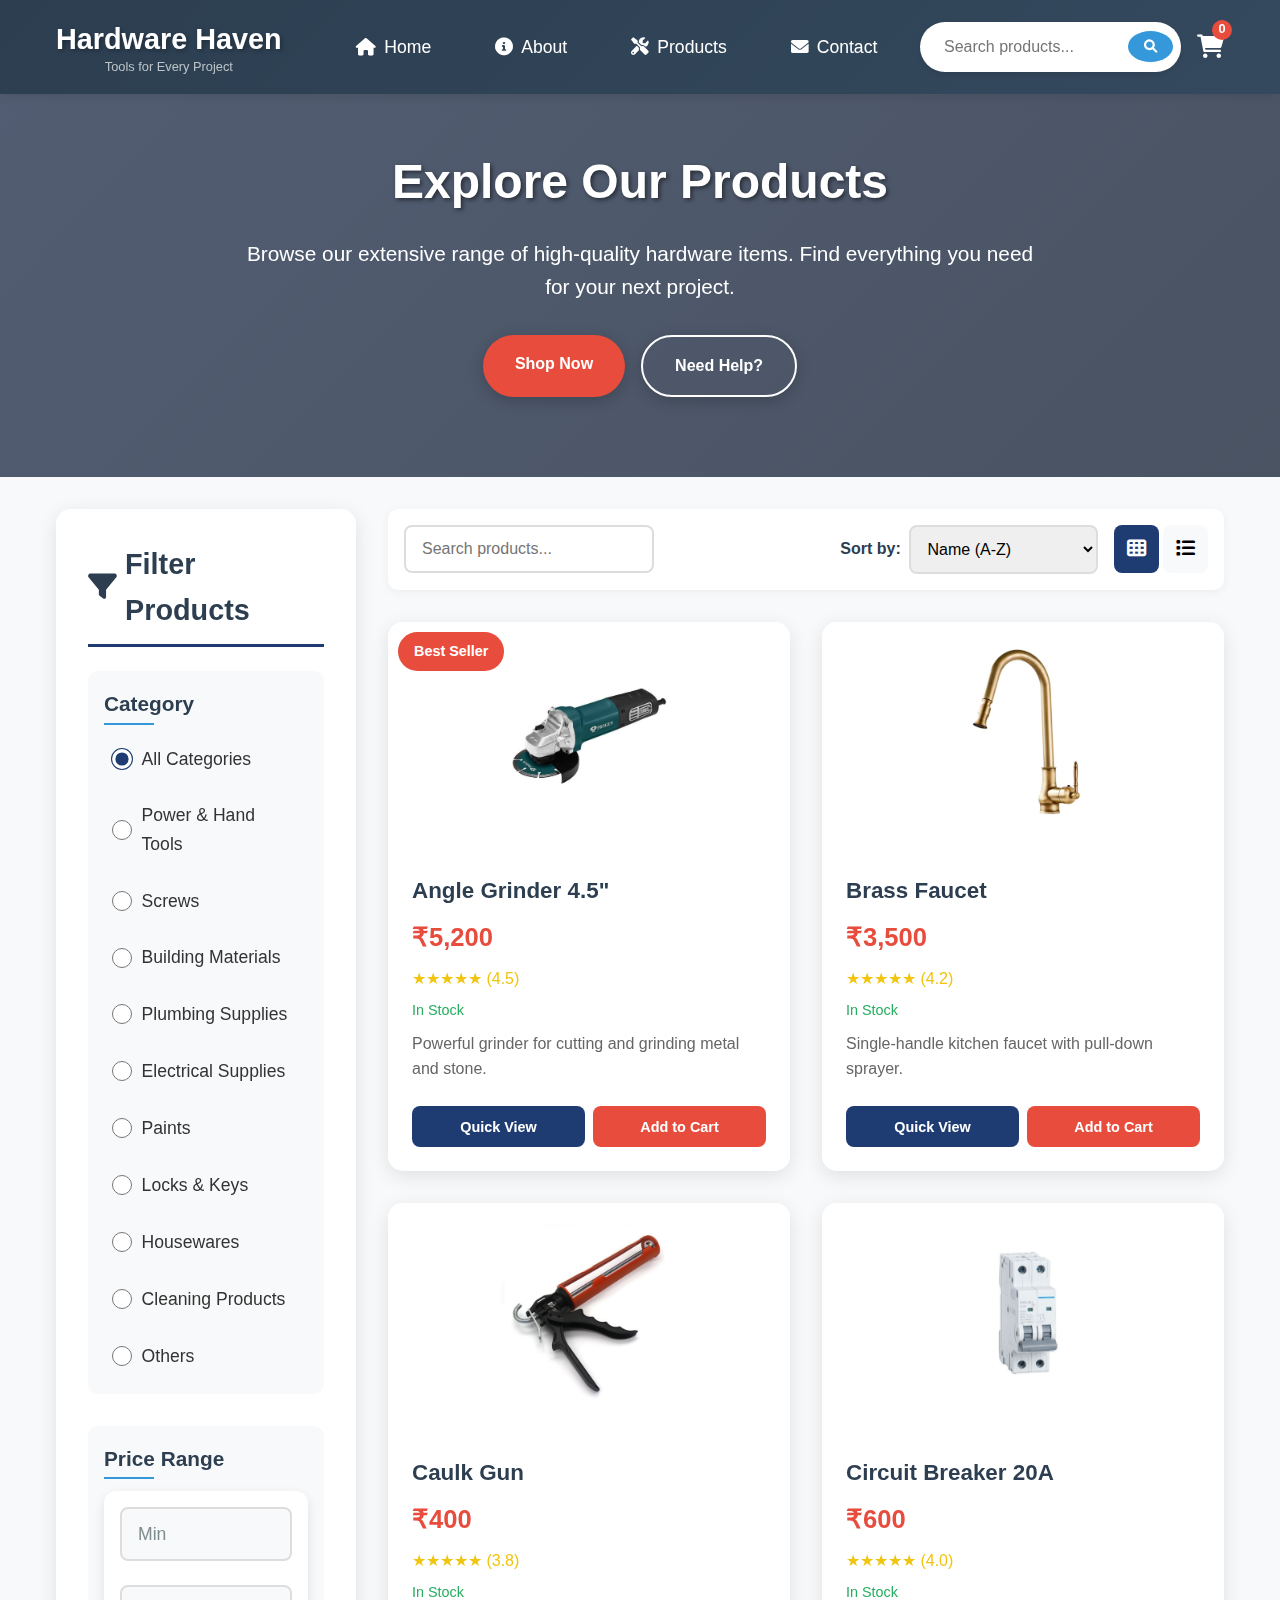
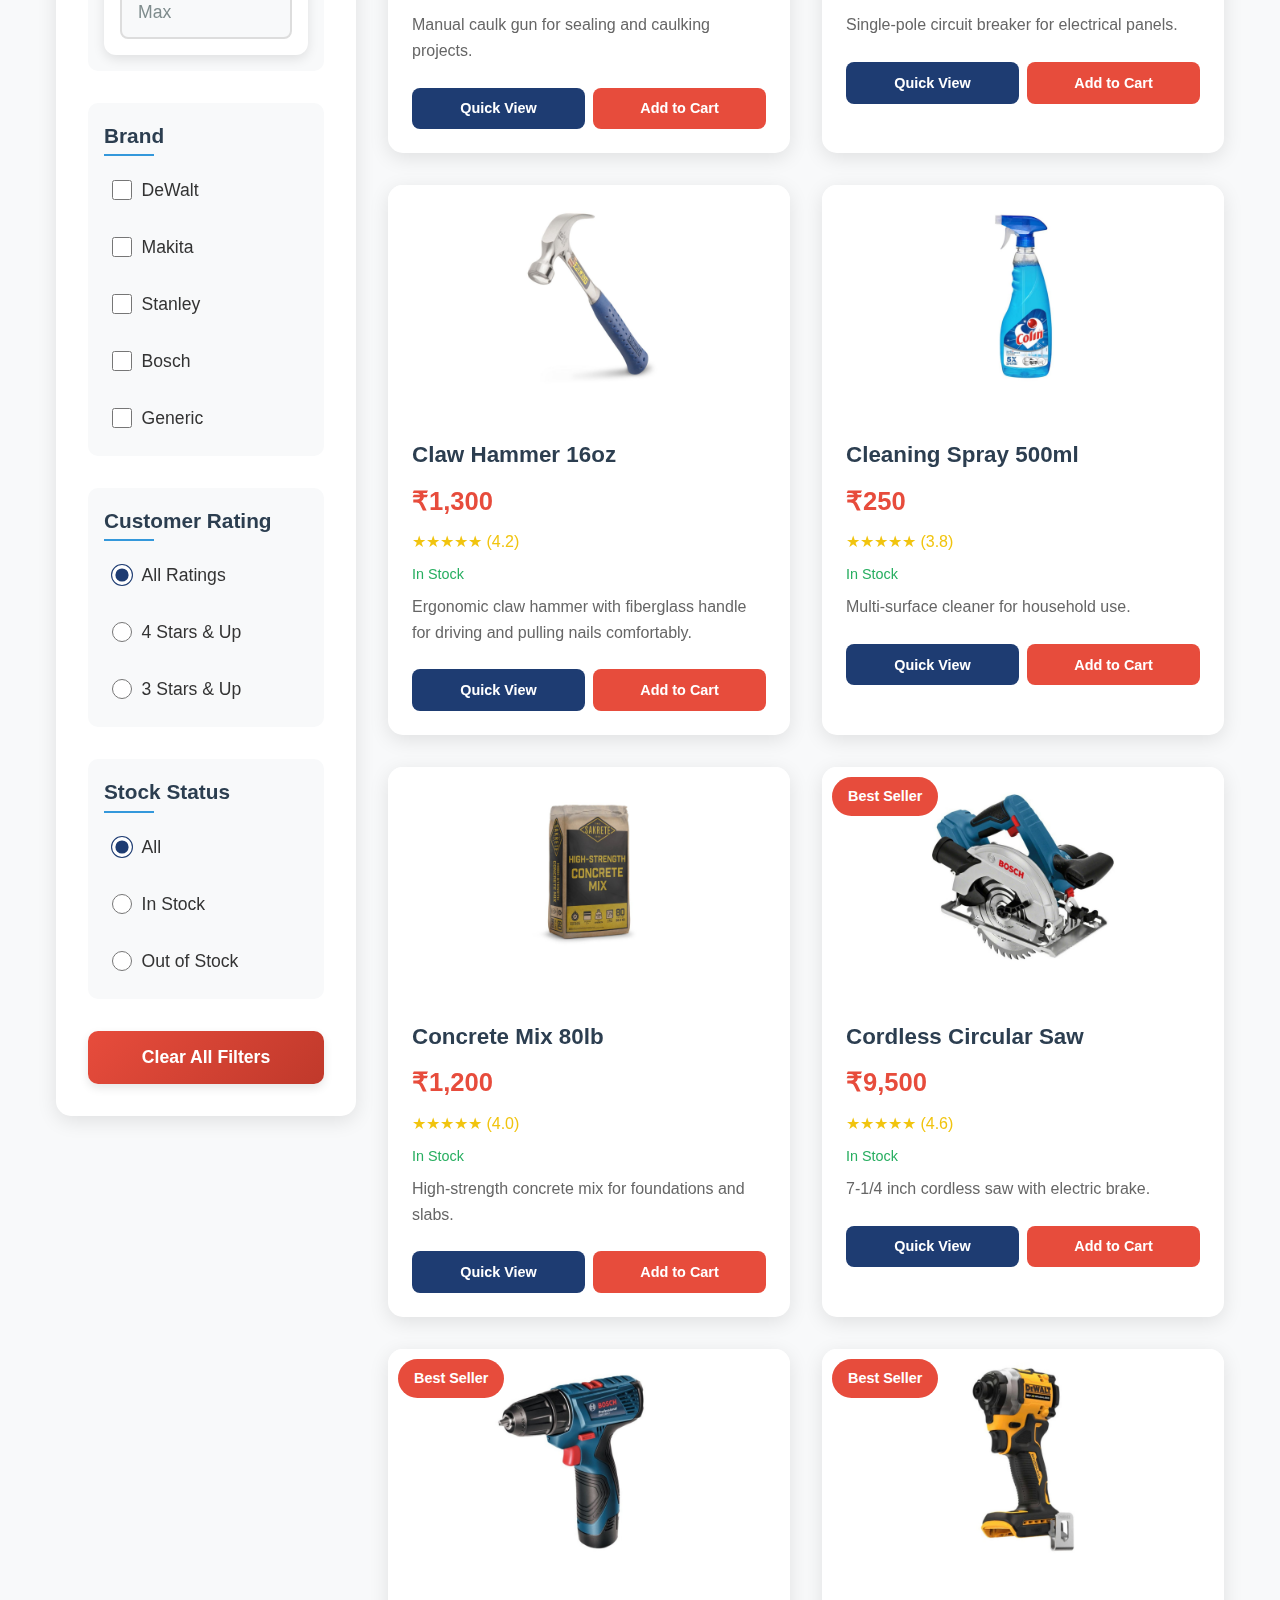
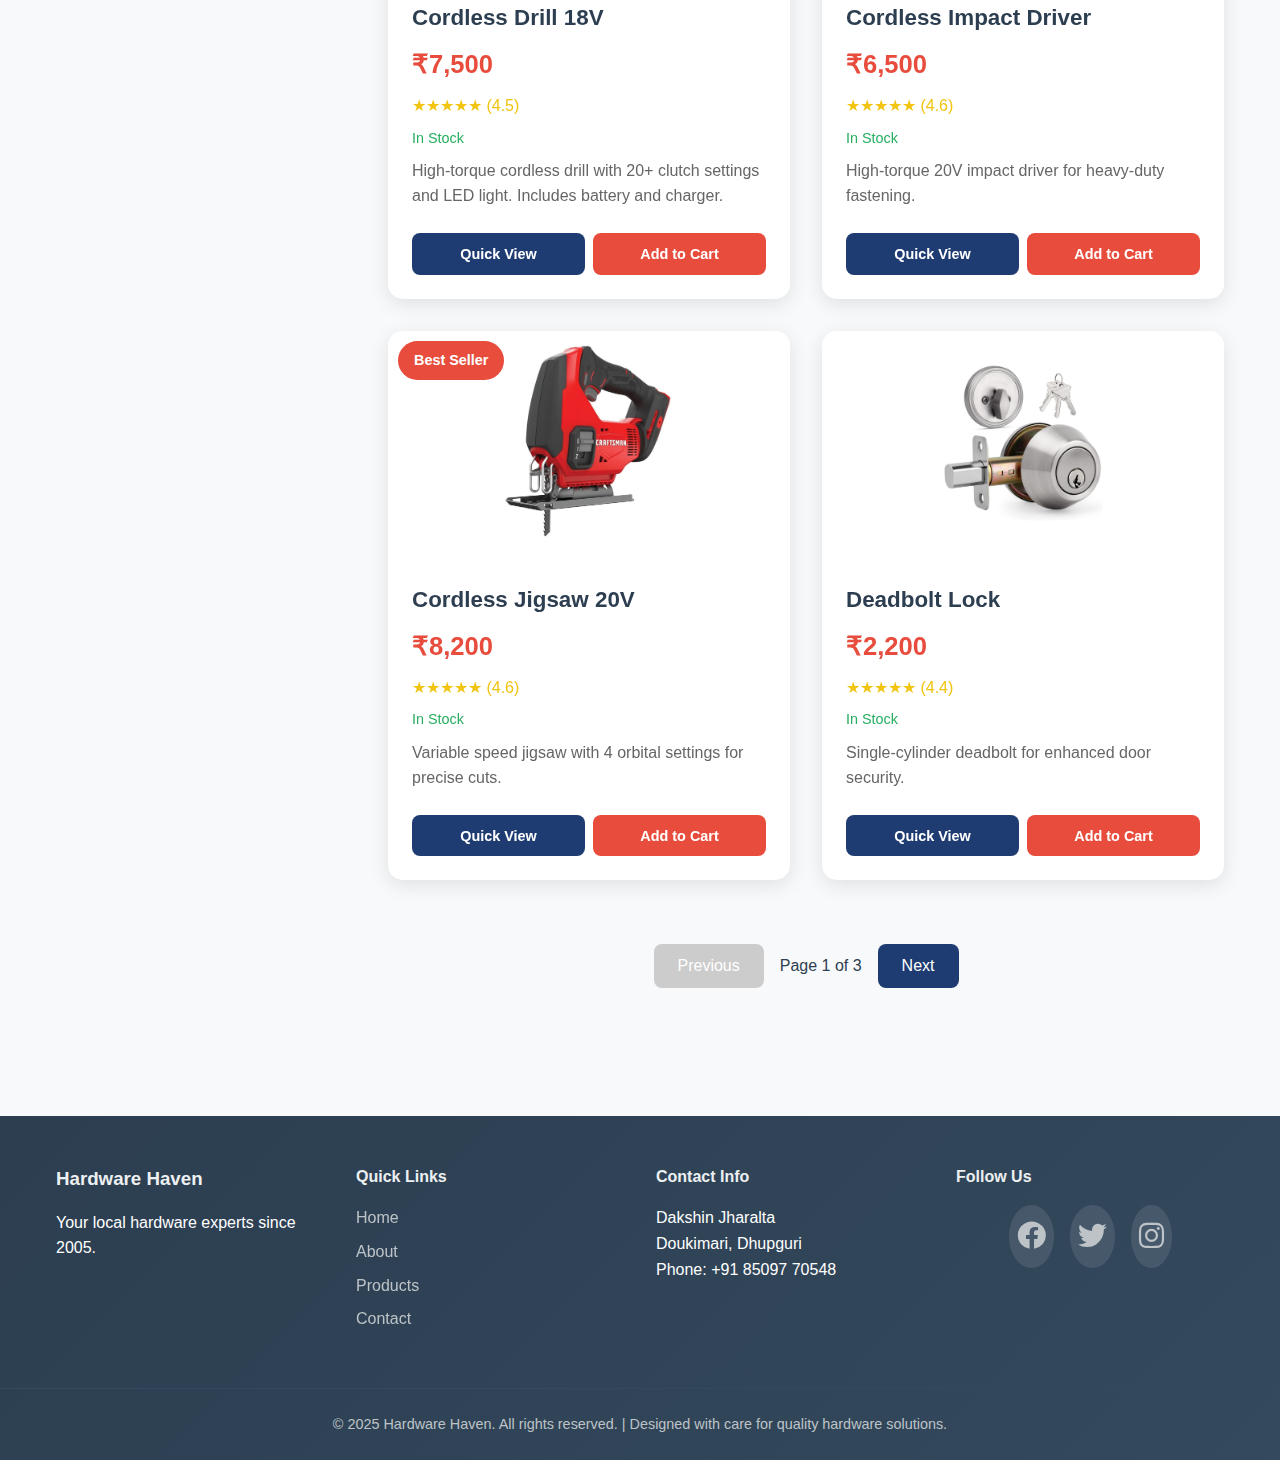
<file: products.html>
<!DOCTYPE html>
<html lang="en">
<head>
    <meta charset="UTF-8">
    <meta name="viewport" content="width=device-width, initial-scale=1.0">
    <title>Products - Hardware Haven</title>
    <link rel="stylesheet" href="products-styles.css">
    <link rel="stylesheet" href="https://cdnjs.cloudflare.com/ajax/libs/font-awesome/6.0.0/css/all.min.css">
    
</head>
<body>
    <!-- Header (Matching index.php/about.php) -->
    <header>
        <nav class="navbar">
            <div class="nav-container">
                <div class="logo-section">
                    <h1 class="logo">Hardware Haven</h1>
                    <span class="tagline">Tools for Every Project</span>
                </div>
                <ul class="nav-menu">
                    <li><a href="index.html"><i class="fas fa-home"></i> Home</a></li>
                    <li><a href="about.html"><i class="fas fa-info-circle"></i> About</a></li>
                    <li><a href="products.html"><i class="fas fa-tools"></i> Products</a></li>
                    <li><a href="contact.html"><i class="fas fa-envelope"></i> Contact</a></li>
                </ul>
                <div class="nav-icons">
                    <div class="search-bar">
                        <input type="text" id="search-input" placeholder="Search products...">
                        <button><i class="fas fa-search"></i></button> <!-- Remove onclick attribute -->
                    </div>
                    <a href="#" class="cart-icon" onclick="toggleCart()">
                        <i class="fas fa-shopping-cart"></i>
                        <span class="cart-count" id="cart-count">0</span>
                    </a>
                </div>
                <div class="hamburger">
                    <span></span>
                    <span></span>
                    <span></span>
                </div>
            </div>
        </nav>
    </header>

    <main class="products">
        <section class="hero">
            
            <div class="hero-content">
                <h2>Explore Our Products</h2>
                <p>Browse our extensive range of high-quality hardware items. Find everything you need for your next project.</p>
                <div class="hero-buttons">
                    <a href="#products-grid" class="cta-button primary">Shop Now</a>
                    <a href="contact.html" class="cta-button secondary">Need Help?</a>
                </div>
            </div>
        </section>

        <section class="container products-container">
            <div class="products-layout">
                <!-- Enhanced Sidebar for Filters -->
                <aside class="products-sidebar">
                    <h3><i class="fas fa-filter"></i> Filter Products</h3>
                    <div class="filter-group">
                        <h4>Category</h4>
                        <div class="filter-options">
                            <label class="filter-label"><input type="radio" name="category" value="all" checked onchange="applyFilters()"> All Categories</label>
                            <label class="filter-label"><input type="radio" name="category" value="tools" onchange="applyFilters()"> Power & Hand Tools</label>
                            <label class="filter-label"><input type="radio" name="category" value="screws" onchange="applyFilters()"> Screws</label>
                            <label class="filter-label"><input type="radio" name="category" value="building" onchange="applyFilters()"> Building Materials</label>
                            <label class="filter-label"><input type="radio" name="category" value="plumbing" onchange="applyFilters()"> Plumbing Supplies</label>
                            <label class="filter-label"><input type="radio" name="category" value="electrical" onchange="applyFilters()"> Electrical Supplies</label>
                            <label class="filter-label"><input type="radio" name="category" value="paints" onchange="applyFilters()"> Paints</label>
                            <label class="filter-label"><input type="radio" name="category" value="locks" onchange="applyFilters()"> Locks & Keys</label>
                            <label class="filter-label"><input type="radio" name="category" value="housewares" onchange="applyFilters()"> Housewares</label>
                            <label class="filter-label"><input type="radio" name="category" value="cleaning" onchange="applyFilters()"> Cleaning Products</label>
                            <label class="filter-label"><input type="radio" name="category" value="others" onchange="applyFilters()"> Others</label>
                        </div>
                    </div>
                    <div class="filter-group">
                        <h4>Price Range</h4>
                        <div class="price-range">
                            <input type="number" id="price-min" placeholder="Min" min="0" onchange="applyFilters()">
                            <input type="number" id="price-max" placeholder="Max" min="0" onchange="applyFilters()">
                        </div>
                    </div>
                    <div class="filter-group">
                        <h4>Brand</h4>
                        <div class="filter-options">
                            <label class="filter-label"><input type="checkbox" name="brand" value="dewalt" onchange="applyFilters()"> DeWalt</label>
                            <label class="filter-label"><input type="checkbox" name="brand" value="makita" onchange="applyFilters()"> Makita</label>
                            <label class="filter-label"><input type="checkbox" name="brand" value="stanley" onchange="applyFilters()"> Stanley</label>
                            <label class="filter-label"><input type="checkbox" name="brand" value="bosch" onchange="applyFilters()"> Bosch</label>
                            <label class="filter-label"><input type="checkbox" name="brand" value="generic" onchange="applyFilters()"> Generic</label>
                        </div>
                    </div>
                    <div class="filter-group">
                        <h4>Customer Rating</h4>
                        <div class="filter-options">
                            <label class="filter-label"><input type="radio" name="rating" value="0" checked onchange="applyFilters()"> All Ratings</label>
                            <label class="filter-label"><input type="radio" name="rating" value="4" onchange="applyFilters()"> 4 Stars & Up</label>
                            <label class="filter-label"><input type="radio" name="rating" value="3" onchange="applyFilters()"> 3 Stars & Up</label>
                        </div>
                    </div>
                    <div class="filter-group">
                        <h4>Stock Status</h4>
                        <div class="stock-status">
                            <label class="filter-label"><input type="radio" name="stock" value="all" checked onchange="applyFilters()"> All</label>
                            <label class="filter-label"><input type="radio" name="stock" value="in-stock" onchange="applyFilters()"> In Stock</label>
                            <label class="filter-label"><input type="radio" name="stock" value="out-of-stock" onchange="applyFilters()"> Out of Stock</label>
                        </div>
                    </div>
                    <button class="clear-filters-btn" onclick="clearFilters()">Clear All Filters</button>
                </aside>

                <!-- Main Products Area -->
                <div class="products-main">
                    <div class="products-controls">
                        <div class="search-controls">
                            <input type="text" id="products-search" placeholder="Search products..." oninput="performSearch()">
                        </div>
                        <div class="sort-view-controls">
                            <div class="sort-options">
                                <label>Sort by:</label>
                                <select id="sort-select" onchange="applySort()">
                                    <option value="name-asc">Name (A-Z)</option>
                                    <option value="name-desc">Name (Z-A)</option>
                                    <option value="price-low">Price: Low to High</option>
                                    <option value="price-high">Price: High to Low</option>
                                    <option value="rating-high">Rating: High to Low</option>
                                </select>
                            </div>
                            <div class="view-toggle">
                                <button id="grid-view" class="active" onclick="toggleView('grid')"><i class="fas fa-th"></i></button>
                                <button id="list-view" onclick="toggleView('list')"><i class="fas fa-list"></i></button>
                            </div>
                        </div>
                    </div>

                    <div id="products-grid" class="product-grid">
                        <!-- 35 Products -->
                        <div class="product-card" data-product-id="101" data-name="Cordless Drill 18V" data-price="7500" data-category="tools" data-brand="dewalt" data-rating="4.5" data-stock="in-stock">
                            <img src="images/drill.jpg" alt="Cordless Drill">
                            <div class="product-badge">Best Seller</div>
                            <div class="product-info">
                                <h4>Cordless Drill 18V</h4>
                                <p class="price">₹7,500</p>
                                <p class="rating">★★★★★ (4.5)</p>
                                <p class="stock-status">In Stock</p>
                                <p>High-torque cordless drill with 20+ clutch settings and LED light. Includes battery and charger.</p>
                                <div class="product-actions">
                                    <button class="quick-view-btn" onclick="openModal('Cordless Drill 18V', 'Versatile power tool for drilling and driving. Includes 2 batteries and charger.', 'images/drill.jpg', 7500, 101)">Quick View</button>
                                    <button class="add-to-cart-btn" onclick="addToCart(101)">Add to Cart</button>
                                </div>
                            </div>
                        </div>
                        <div class="product-card" data-product-id="102" data-name="Claw Hammer 16oz" data-price="1300" data-category="tools" data-brand="stanley" data-rating="4.2" data-stock="in-stock">
                            <img src="images/hammer.jpg" alt="Claw Hammer">
                            <div class="product-info">
                                <h4>Claw Hammer 16oz</h4>
                                <p class="price">₹1,300</p>
                                <p class="rating">★★★★★ (4.2)</p>
                                <p class="stock-status">In Stock</p>
                                <p>Ergonomic claw hammer with fiberglass handle for driving and pulling nails comfortably.</p>
                                <div class="product-actions">
                                    <button class="quick-view-btn" onclick="openModal('Claw Hammer 16oz', 'Essential hand tool for carpentry with shock-absorbing handle.', 'images/hammer.jpg', 1300, 102)">Quick View</button>
                                    <button class="add-to-cart-btn" onclick="addToCart(102)">Add to Cart</button>
                                </div>
                            </div>
                        </div>
                        <div class="product-card" data-product-id="103" data-name="Wood Screw #8 x 2\"" data-price="120" data-category="screws" data-brand="generic" data-rating="3.8" data-stock="in-stock">
                            <img src="images/screw1.jpg" alt="Wood Screw">
                            <div class="product-info">
                                <h4>Wood Screw #8 x 2"</h4>
                                <p class="price">₹120</p>
                                <p class="rating">★★★★★ (3.8)</p>
                                <p class="stock-status">In Stock</p>
                                <p>Durable wood screws ideal for carpentry and furniture assembly projects. Pack of 100.</p>
                                <div class="product-actions">
                                    <button class="quick-view-btn" onclick="openModal('Wood Screw #8 x 2 inch', 'Zinc-coated for rust resistance. Pack of 100.', 'images/screw1.jpg', 120, 103)">Quick View</button>
                                    <button class="add-to-cart-btn" onclick="addToCart(103)">Add to Cart</button>
                                </div>
                            </div>
                        </div>
                        <div class="product-card" data-product-id="104" data-name="Portland Cement 50lb" data-price="1000" data-category="building" data-brand="generic" data-rating="4.0" data-stock="in-stock">
                            <img src="images/cement.jpg" alt="Portland Cement">
                            <div class="product-info">
                                <h4>Portland Cement 50lb</h4>
                                <p class="price">₹1,000</p>
                                <p class="rating">★★★★★ (4.0)</p>
                                <p class="stock-status">In Stock</p>
                                <p>Premium Portland cement for mixing concrete, mortar, and stucco. Meets ASTM standards.</p>
                                <div class="product-actions">
                                    <button class="quick-view-btn" onclick="openModal('Portland Cement 50lb', 'Versatile base for construction mixes. 50lb bag.', 'images/cement.jpg', 1000, 104)">Quick View</button>
                                    <button class="add-to-cart-btn" onclick="addToCart(104)">Add to Cart</button>
                                </div>
                            </div>
                        </div>
                        <div class="product-card" data-product-id="105" data-name="PVC Pipe 2\" x 10ft" data-price="1500" data-category="plumbing" data-brand="generic" data-rating="4.1" data-stock="in-stock">
                            <img src="images/pipe.jpg" alt="PVC Pipe">
                            <div class="product-info">
                                <h4>PVC Pipe 2" x 10ft</h4>
                                <p class="price">₹1,500</p>
                                <p class="rating">★★★★★ (4.1)</p>
                                <p class="stock-status">In Stock</p>
                                <p>Schedule 40 PVC pipe for drain, waste, and vent systems. NSF certified.</p>
                                <div class="product-actions">
                                    <button class="quick-view-btn" onclick="openModal('PVC Pipe 2 inch x 10ft', 'Durable white PVC pipe for plumbing.', 'images/pipe.jpg', 1500, 105)">Quick View</button>
                                    <button class="add-to-cart-btn" onclick="addToCart(105)">Add to Cart</button>
                                </div>
                            </div>
                        </div>
                        <div class="product-card" data-product-id="106" data-name="Electrical Wire 14 AWG" data-price="40" data-category="electrical" data-brand="generic" data-rating="3.9" data-stock="in-stock">
                            <img src="images/wire.jpg" alt="Electrical Wire">
                            <div class="product-info">
                                <h4>Electrical Wire 14 AWG</h4>
                                <p class="price">₹40</p>
                                <p class="rating">★★★★★ (3.9)</p>
                                <p class="stock-status">In Stock</p>
                                <p>NM-B 14/2 with ground Romex wire for residential circuits. Sold by foot.</p>
                                <div class="product-actions">
                                    <button class="quick-view-btn" onclick="openModal('Electrical Wire 14 AWG', 'Standard house wiring cable.', 'images/wire.jpg', 40, 106)">Quick View</button>
                                    <button class="add-to-cart-btn" onclick="addToCart(106)">Add to Cart</button>
                                </div>
                            </div>
                        </div>
                        <div class="product-card" data-product-id="107" data-name="Interior Paint 1gal" data-price="2400" data-category="paints" data-brand="generic" data-rating="4.3" data-stock="in-stock">
                            <img src="images/paint.jpg" alt="Interior Paint">
                            <div class="product-info">
                                <h4>Interior Paint 1gal</h4>
                                <p class="price">₹2,400</p>
                                <p class="rating">★★★★★ (4.3)</p>
                                <p class="stock-status">In Stock</p>
                                <p>Low-VOC latex paint for walls and ceilings. Washable finish.</p>
                                <div class="product-actions">
                                    <button class="quick-view-btn" onclick="openModal('Interior Paint 1gal', 'Premium interior wall paint.', 'images/paint.jpg', 2400, 107)">Quick View</button>
                                    <button class="add-to-cart-btn" onclick="addToCart(107)">Add to Cart</button>
                                </div>
                            </div>
                        </div>
                        <div class="product-card" data-product-id="108" data-name="Heavy-Duty Padlock" data-price="1000" data-category="locks" data-brand="stanley" data-rating="4.4" data-stock="in-stock">
                            <img src="images/padlock.jpg" alt="Padlock">
                            <div class="product-info">
                                <h4>Heavy-Duty Padlock</h4>
                                <p class="price">₹1,000</p>
                                <p class="rating">★★★★★ (4.4)</p>
                                <p class="stock-status">In Stock</p>
                                <p>Weatherproof brass padlock with double-locking shackle.</p>
                                <div class="product-actions">
                                    <button class="quick-view-btn" onclick="openModal('Heavy-Duty Padlock', 'Secure outdoor lock.', 'images/padlock.jpg', 1000, 108)">Quick View</button>
                                    <button class="add-to-cart-btn" onclick="addToCart(108)">Add to Cart</button>
                                </div>
                            </div>
                        </div>
                        <div class="product-card" data-product-id="109" data-name="Cordless Jigsaw 20V" data-price="8200" data-category="tools" data-brand="makita" data-rating="4.6" data-stock="in-stock">
                            <img src="images/jigsaw.jpg" alt="Cordless Jigsaw">
                            <div class="product-badge">Best Seller</div>
                            <div class="product-info">
                                <h4>Cordless Jigsaw 20V</h4>
                                <p class="price">₹8,200</p>
                                <p class="rating">★★★★★ (4.6)</p>
                                <p class="stock-status">In Stock</p>
                                <p>Variable speed jigsaw with 4 orbital settings for precise cuts.</p>
                                <div class="product-actions">
                                    <button class="quick-view-btn" onclick="openModal('Cordless Jigsaw 20V', 'Ideal for woodworking and metal cutting.', 'images/jigsaw.jpg', 8200, 109)">Quick View</button>
                                    <button class="add-to-cart-btn" onclick="addToCart(109)">Add to Cart</button>
                                </div>
                            </div>
                        </div>
                        <div class="product-card" data-product-id="110" data-name="Drywall Screw #6 x 1.5\"" data-price="150" data-category="screws" data-brand="generic" data-rating="3.7" data-stock="in-stock">
                            <img src="images/screw2.jpg" alt="Drywall Screw">
                            <div class="product-info">
                                <h4>Drywall Screw #6 x 1.5"</h4>
                                <p class="price">₹150</p>
                                <p class="rating">★★★★★ (3.7)</p>
                                <p class="stock-status">In Stock</p>
                                <p>Black phosphate drywall screws for secure installation. Pack of 100.</p>
                                <div class="product-actions">
                                    <button class="quick-view-btn" onclick="openModal('Drywall Screw #6 x 1.5 inch', 'Corrosion-resistant screws for drywall.', 'images/screw2.jpg', 150, 110)">Quick View</button>
                                    <button class="add-to-cart-btn" onclick="addToCart(110)">Add to Cart</button>
                                </div>
                            </div>
                        </div>
                        <div class="product-card" data-product-id="111" data-name="Concrete Mix 80lb" data-price="1200" data-category="building" data-brand="generic" data-rating="4.0" data-stock="in-stock">
                            <img src="images/concrete.jpg" alt="Concrete Mix">
                            <div class="product-info">
                                <h4>Concrete Mix 80lb</h4>
                                <p class="price">₹1,200</p>
                                <p class="rating">★★★★★ (4.0)</p>
                                <p class="stock-status">In Stock</p>
                                <p>High-strength concrete mix for foundations and slabs.</p>
                                <div class="product-actions">
                                    <button class="quick-view-btn" onclick="openModal('Concrete Mix 80lb', 'Fast-setting concrete for construction.', 'images/concrete.jpg', 1200, 111)">Quick View</button>
                                    <button class="add-to-cart-btn" onclick="addToCart(111)">Add to Cart</button>
                                </div>
                            </div>
                        </div>
                        <div class="product-card" data-product-id="112" data-name="Brass Faucet" data-price="3500" data-category="plumbing" data-brand="generic" data-rating="4.2" data-stock="in-stock">
                            <img src="images/faucet.jpg" alt="Brass Faucet">
                            <div class="product-info">
                                <h4>Brass Faucet</h4>
                                <p class="price">₹3,500</p>
                                <p class="rating">★★★★★ (4.2)</p>
                                <p class="stock-status">In Stock</p>
                                <p>Single-handle kitchen faucet with pull-down sprayer.</p>
                                <div class="product-actions">
                                    <button class="quick-view-btn" onclick="openModal('Brass Faucet', 'Modern design with durable brass construction.', 'images/faucet.jpg', 3500, 112)">Quick View</button>
                                    <button class="add-to-cart-btn" onclick="addToCart(112)">Add to Cart</button>
                                </div>
                            </div>
                        </div>
                        <div class="product-card" data-product-id="113" data-name="LED Flood Light 50W" data-price="2800" data-category="electrical" data-brand="generic" data-rating="4.5" data-stock="in-stock">
                            <img src="images/floodlight.jpg" alt="LED Flood Light">
                            <div class="product-badge">Best Seller</div>
                            <div class="product-info">
                                <h4>LED Flood Light 50W</h4>
                                <p class="price">₹2,800</p>
                                <p class="rating">★★★★★ (4.5)</p>
                                <p class="stock-status">In Stock</p>
                                <p>Waterproof outdoor LED flood light, 5000 lumens.</p>
                                <div class="product-actions">
                                    <button class="quick-view-btn" onclick="openModal('LED Flood Light 50W', 'Energy-efficient outdoor lighting.', 'images/floodlight.jpg', 2800, 113)">Quick View</button>
                                    <button class="add-to-cart-btn" onclick="addToCart(113)">Add to Cart</button>
                                </div>
                            </div>
                        </div>
                        <div class="product-card" data-product-id="114" data-name="Exterior Paint 1gal" data-price="2600" data-category="paints" data-brand="generic" data-rating="4.3" data-stock="out-of-stock">
                            <img src="images/paint2.jpg" alt="Exterior Paint">
                            <div class="product-info">
                                <h4>Exterior Paint 1gal</h4>
                                <p class="price">₹2,600</p>
                                <p class="rating">★★★★★ (4.3)</p>
                                <p class="stock-status out-of-stock">Out of Stock</p>
                                <p>Weather-resistant acrylic paint for outdoor surfaces.</p>
                                <div class="product-actions">
                                    <button class="quick-view-btn" onclick="openModal('Exterior Paint 1gal', 'Durable paint for exterior walls.', 'images/paint2.jpg', 2600, 114)">Quick View</button>
                                    <button class="add-to-cart-btn disabled" disabled>Add to Cart</button>
                                </div>
                            </div>
                        </div>
                        <div class="product-card" data-product-id="115" data-name="Deadbolt Lock" data-price="2200" data-category="locks" data-brand="stanley" data-rating="4.4" data-stock="in-stock">
                            <img src="images/deadbolt.jpg" alt="Deadbolt Lock">
                            <div class="product-info">
                                <h4>Deadbolt Lock</h4>
                                <p class="price">₹2,200</p>
                                <p class="rating">★★★★★ (4.4)</p>
                                <p class="stock-status">In Stock</p>
                                <p>Single-cylinder deadbolt for enhanced door security.</p>
                                <div class="product-actions">
                                    <button class="quick-view-btn" onclick="openModal('Deadbolt Lock', 'High-security lock for residential doors.', 'images/deadbolt.jpg', 2200, 115)">Quick View</button>
                                    <button class="add-to-cart-btn" onclick="addToCart(115)">Add to Cart</button>
                                </div>
                            </div>
                        </div>
                        <div class="product-card" data-product-id="116" data-name="Screwdriver Set 6pc" data-price="900" data-category="tools" data-brand="stanley" data-rating="4.0" data-stock="in-stock">
                            <img src="images/screwdriver.jpg" alt="Screwdriver Set">
                            <div class="product-info">
                                <h4>Screwdriver Set 6pc</h4>
                                <p class="price">₹900</p>
                                <p class="rating">★★★★★ (4.0)</p>
                                <p class="stock-status">In Stock</p>
                                <p>Multi-piece screwdriver set with ergonomic handles.</p>
                                <div class="product-actions">
                                    <button class="quick-view-btn" onclick="openModal('Screwdriver Set 6pc', 'Phillips and flathead screwdrivers.', 'images/screwdriver.jpg', 900, 116)">Quick View</button>
                                    <button class="add-to-cart-btn" onclick="addToCart(116)">Add to Cart</button>
                                </div>
                            </div>
                        </div>
                        <div class="product-card" data-product-id="117" data-name="Galvanized Nails 3\"" data-price="200" data-category="screws" data-brand="generic" data-rating="3.8" data-stock="in-stock">
                            <img src="images/nails.jpg" alt="Galvanized Nails">
                            <div class="product-info">
                                <h4>Galvanized Nails 3"</h4>
                                <p class="price">₹200</p>
                                <p class="rating">★★★★★ (3.8)</p>
                                <p class="stock-status">In Stock</p>
                                <p>Galvanized nails for outdoor construction. Pack of 100.</p>
                                <div class="product-actions">
                                    <button class="quick-view-btn" onclick="openModal('Galvanized Nails 3 inch', 'Rust-resistant nails for framing.', 'images/nails.jpg', 200, 117)">Quick View</button>
                                    <button class="add-to-cart-btn" onclick="addToCart(117)">Add to Cart</button>
                                </div>
                            </div>
                        </div>
                        <div class="product-card" data-product-id="118" data-name="Plywood Sheet 4x8" data-price="1800" data-category="building" data-brand="generic" data-rating="4.1" data-stock="in-stock">
                            <img src="images/plywood.jpg" alt="Plywood Sheet">
                            <div class="product-info">
                                <h4>Plywood Sheet 4x8</h4>
                                <p class="price">₹1,800</p>
                                <p class="rating">★★★★★ (4.1)</p>
                                <p class="stock-status">In Stock</p>
                                <p>1/2 inch thick plywood for construction and furniture.</p>
                                <div class="product-actions">
                                    <button class="quick-view-btn" onclick="openModal('Plywood Sheet 4x8', 'Versatile wood sheet for projects.', 'images/plywood.jpg', 1800, 118)">Quick View</button>
                                    <button class="add-to-cart-btn" onclick="addToCart(118)">Add to Cart</button>
                                </div>
                            </div>
                        </div>
                        <div class="product-card" data-product-id="119" data-name="Pipe Wrench 14\"" data-price="1100" data-category="plumbing" data-brand="stanley" data-rating="4.2" data-stock="in-stock">
                            <img src="images/wrench.jpg" alt="Pipe Wrench">
                            <div class="product-info">
                                <h4>Pipe Wrench 14"</h4>
                                <p class="price">₹1,100</p>
                                <p class="rating">★★★★★ (4.2)</p>
                                <p class="stock-status">In Stock</p>
                                <p>Heavy-duty pipe wrench for plumbing tasks.</p>
                                <div class="product-actions">
                                    <button class="quick-view-btn" onclick="openModal('Pipe Wrench 14 inch', 'Adjustable wrench for pipe fitting.', 'images/wrench.jpg', 1100, 119)">Quick View</button>
                                    <button class="add-to-cart-btn" onclick="addToCart(119)">Add to Cart</button>
                                </div>
                            </div>
                        </div>
                        <div class="product-card" data-product-id="120" data-name="Circuit Breaker 20A" data-price="600" data-category="electrical" data-brand="generic" data-rating="4.0" data-stock="in-stock">
                            <img src="images/breaker.jpg" alt="Circuit Breaker">
                            <div class="product-info">
                                <h4>Circuit Breaker 20A</h4>
                                <p class="price">₹600</p>
                                <p class="rating">★★★★★ (4.0)</p>
                                <p class="stock-status">In Stock</p>
                                <p>Single-pole circuit breaker for electrical panels.</p>
                                <div class="product-actions">
                                    <button class="quick-view-btn" onclick="openModal('Circuit Breaker 20A', 'Safety device for electrical circuits.', 'images/breaker.jpg', 600, 120)">Quick View</button>
                                    <button class="add-to-cart-btn" onclick="addToCart(120)">Add to Cart</button>
                                </div>
                            </div>
                        </div>
                        <div class="product-card" data-product-id="121" data-name="Paint Roller Kit" data-price="800" data-category="paints" data-brand="generic" data-rating="3.9" data-stock="in-stock">
                            <img src="images/roller.jpg" alt="Paint Roller Kit">
                            <div class="product-info">
                                <h4>Paint Roller Kit</h4>
                                <p class="price">₹800</p>
                                <p class="rating">★★★★★ (3.9)</p>
                                <p class="stock-status">In Stock</p>
                                <p>9-inch roller with tray and 2 covers for painting.</p>
                                <div class="product-actions">
                                    <button class="quick-view-btn" onclick="openModal('Paint Roller Kit', 'Complete kit for smooth painting.', 'images/roller.jpg', 800, 121)">Quick View</button>
                                    <button class="add-to-cart-btn" onclick="addToCart(121)">Add to Cart</button>
                                </div>
                            </div>
                        </div>
                        <div class="product-card" data-product-id="122" data-name="Smart Lock" data-price="4500" data-category="locks" data-brand="dewalt" data-rating="4.7" data-stock="in-stock">
                            <img src="images/smartlock.jpg" alt="Smart Lock">
                            <div class="product-badge">Best Seller</div>
                            <div class="product-info">
                                <h4>Smart Lock</h4>
                                <p class="price">₹4,500</p>
                                <p class="rating">★★★★★ (4.7)</p>
                                <p class="stock-status">In Stock</p>
                                <p>Keyless entry smart lock with Wi-Fi connectivity.</p>
                                <div class="product-actions">
                                    <button class="quick-view-btn" onclick="openModal('Smart Lock', 'Advanced security with mobile app control.', 'images/smartlock.jpg', 4500, 122)">Quick View</button>
                                    <button class="add-to-cart-btn" onclick="addToCart(122)">Add to Cart</button>
                                </div>
                            </div>
                        </div>
                        <div class="product-card" data-product-id="123" data-name="Cordless Circular Saw" data-price="9500" data-category="tools" data-brand="makita" data-rating="4.6" data-stock="in-stock">
                            <img src="images/circularsaw.jpg" alt="Cordless Circular Saw">
                            <div class="product-badge">Best Seller</div>
                            <div class="product-info">
                                <h4>Cordless Circular Saw</h4>
                                <p class="price">₹9,500</p>
                                <p class="rating">★★★★★ (4.6)</p>
                                <p class="stock-status">In Stock</p>
                                <p>7-1/4 inch cordless saw with electric brake.</p>
                                <div class="product-actions">
                                    <button class="quick-view-btn" onclick="openModal('Cordless Circular Saw', 'Powerful saw for cutting wood and metal.', 'images/circularsaw.jpg', 9500, 123)">Quick View</button>
                                    <button class="add-to-cart-btn" onclick="addToCart(123)">Add to Cart</button>
                                </div>
                            </div>
                        </div>
                        <div class="product-card" data-product-id="124" data-name="Tile Adhesive 25lb" data-price="700" data-category="building" data-brand="generic" data-rating="4.0" data-stock="in-stock">
                            <img src="images/adhesive.jpg" alt="Tile Adhesive">
                            <div class="product-info">
                                <h4>Tile Adhesive 25lb</h4>
                                <p class="price">₹700</p>
                                <p class="rating">★★★★★ (4.0)</p>
                                <p class="stock-status">In Stock</p>
                                <p>Polymer-modified adhesive for ceramic tiles.</p>
                                <div class="product-actions">
                                    <button class="quick-view-btn" onclick="openModal('Tile Adhesive 25lb', 'Strong bonding for tile installations.', 'images/adhesive.jpg', 700, 124)">Quick View</button>
                                    <button class="add-to-cart-btn" onclick="addToCart(124)">Add to Cart</button>
                                </div>
                            </div>
                        </div>
                        <div class="product-card" data-product-id="125" data-name="Cleaning Spray 500ml" data-price="250" data-category="cleaning" data-brand="generic" data-rating="3.8" data-stock="in-stock">
                            <img src="images/cleaner.jpg" alt="Cleaning Spray">
                            <div class="product-info">
                                <h4>Cleaning Spray 500ml</h4>
                                <p class="price">₹250</p>
                                <p class="rating">★★★★★ (3.8)</p>
                                <p class="stock-status">In Stock</p>
                                <p>Multi-surface cleaner for household use.</p>
                                <div class="product-actions">
                                    <button class="quick-view-btn" onclick="openModal('Cleaning Spray 500ml', 'Effective cleaner for various surfaces.', 'images/cleaner.jpg', 250, 125)">Quick View</button>
                                    <button class="add-to-cart-btn" onclick="addToCart(125)">Add to Cart</button>
                                </div>
                            </div>
                        </div>
                        <div class="product-card" data-product-id="126" data-name="Angle Grinder 4.5\"" data-price="5200" data-category="tools" data-brand="bosch" data-rating="4.5" data-stock="in-stock">
                            <img src="images/grinder.jpg" alt="Angle Grinder">
                            <div class="product-badge">Best Seller</div>
                            <div class="product-info">
                                <h4>Angle Grinder 4.5"</h4>
                                <p class="price">₹5,200</p>
                                <p class="rating">★★★★★ (4.5)</p>
                                <p class="stock-status">In Stock</p>
                                <p>Powerful grinder for cutting and grinding metal and stone.</p>
                                <div class="product-actions">
                                    <button class="quick-view-btn" onclick="openModal('Angle Grinder 4.5 inch', 'Compact and powerful for metalwork.', 'images/grinder.jpg', 5200, 126)">Quick View</button>
                                    <button class="add-to-cart-btn" onclick="addToCart(126)">Add to Cart</button>
                                </div>
                            </div>
                        </div>
                        <div class="product-card" data-product-id="127" data-name="Machine Screw #10 x 1\"" data-price="100" data-category="screws" data-brand="generic" data-rating="3.6" data-stock="in-stock">
                            <img src="images/screw3.jpg" alt="Machine Screw">
                            <div class="product-info">
                                <h4>Machine Screw #10 x 1"</h4>
                                <p class="price">₹100</p>
                                <p class="rating">★★★★★ (3.6)</p>
                                <p class="stock-status">In Stock</p>
                                <p>Stainless steel machine screws for mechanical assemblies. Pack of 100.</p>
                                <div class="product-actions">
                                    <button class="quick-view-btn" onclick="openModal('Machine Screw #10 x 1 inch', 'Ideal for precision fastening.', 'images/screw3.jpg', 100, 127)">Quick View</button>
                                    <button class="add-to-cart-btn" onclick="addToCart(127)">Add to Cart</button>
                                </div>
                            </div>
                        </div>
                        <div class="product-card" data-product-id="128" data-name="Lumber 2x4x8" data-price="450" data-category="building" data-brand="generic" data-rating="4.0" data-stock="in-stock">
                            <img src="images/lumber.jpg" alt="Lumber">
                            <div class="product-info">
                                <h4>Lumber 2x4x8</h4>
                                <p class="price">₹450</p>
                                <p class="rating">★★★★★ (4.0)</p>
                                <p class="stock-status">In Stock</p>
                                <p>Kiln-dried pine lumber for framing and construction.</p>
                                <div class="product-actions">
                                    <button class="quick-view-btn" onclick="openModal('Lumber 2x4x8', 'Standard lumber for structural projects.', 'images/lumber.jpg', 450, 128)">Quick View</button>
                                    <button class="add-to-cart-btn" onclick="addToCart(128)">Add to Cart</button>
                                </div>
                            </div>
                        </div>
                        <div class="product-card" data-product-id="129" data-name="Shower Valve" data-price="2800" data-category="plumbing" data-brand="generic" data-rating="4.3" data-stock="in-stock">
                            <img src="images/shower_valve.jpg" alt="Shower Valve">
                            <div class="product-info">
                                <h4>Shower Valve</h4>
                                <p class="price">₹2,800</p>
                                <p class="rating">★★★★★ (4.3)</p>
                                <p class="stock-status">In Stock</p>
                                <p>Pressure-balanced shower valve for consistent temperature.</p>
                                <div class="product-actions">
                                    <button class="quick-view-btn" onclick="openModal('Shower Valve', 'Reliable valve for shower systems.', 'images/shower_valve.jpg', 2800, 129)">Quick View</button>
                                    <button class="add-to-cart-btn" onclick="addToCart(129)">Add to Cart</button>
                                </div>
                            </div>
                        </div>
                        <div class="product-card" data-product-id="130" data-name="Electrical Outlet" data-price="300" data-category="electrical" data-brand="generic" data-rating="4.0" data-stock="in-stock">
                            <img src="images/outlet.jpg" alt="Electrical Outlet">
                            <div class="product-info">
                                <h4>Electrical Outlet</h4>
                                <p class="price">₹300</p>
                                <p class="rating">★★★★★ (4.0)</p>
                                <p class="stock-status">In Stock</p>
                                <p>15A tamper-resistant duplex outlet for home wiring.</p>
                                <div class="product-actions">
                                    <button class="quick-view-btn" onclick="openModal('Electrical Outlet', 'Safe and durable outlet for residential use.', 'images/outlet.jpg', 300, 130)">Quick View</button>
                                    <button class="add-to-cart-btn" onclick="addToCart(130)">Add to Cart</button>
                                </div>
                            </div>
                        </div>
                        <div class="product-card" data-product-id="131" data-name="Paint Brush Set 3pc" data-price="500" data-category="paints" data-brand="generic" data-rating="3.9" data-stock="in-stock">
                            <img src="images/paintbrush.jpg" alt="Paint Brush Set">
                            <div class="product-info">
                                <h4>Paint Brush Set 3pc</h4>
                                <p class="price">₹500</p>
                                <p class="rating">★★★★★ (3.9)</p>
                                <p class="stock-status">In Stock</p>
                                <p>Assorted sizes for detailed and broad painting tasks.</p>
                                <div class="product-actions">
                                    <button class="quick-view-btn" onclick="openModal('Paint Brush Set 3pc', 'Versatile brushes for all paints.', 'images/paintbrush.jpg', 500, 131)">Quick View</button>
                                    <button class="add-to-cart-btn" onclick="addToCart(131)">Add to Cart</button>
                                </div>
                            </div>
                        </div>
                        <div class="product-card" data-product-id="132" data-name="Keyed Entry Lock" data-price="1800" data-category="locks" data-brand="stanley" data-rating="4.2" data-stock="in-stock">
                            <img src="images/entrylock.jpg" alt="Keyed Entry Lock">
                            <div class="product-info">
                                <h4>Keyed Entry Lock</h4>
                                <p class="price">₹1,800</p>
                                <p class="rating">★★★★★ (4.2)</p>
                                <p class="stock-status">In Stock</p>
                                <p>Brushed nickel entry lock for exterior doors.</p>
                                <div class="product-actions">
                                    <button class="quick-view-btn" onclick="openModal('Keyed Entry Lock', 'Secure lock for home entry.', 'images/entrylock.jpg', 1800, 132)">Quick View</button>
                                    <button class="add-to-cart-btn" onclick="addToCart(132)">Add to Cart</button>
                                </div>
                            </div>
                        </div>
                        <div class="product-card" data-product-id="133" data-name="Cordless Impact Driver" data-price="6500" data-category="tools" data-brand="dewalt" data-rating="4.6" data-stock="in-stock">
                            <img src="images/impactdriver.jpg" alt="Cordless Impact Driver">
                            <div class="product-badge">Best Seller</div>
                            <div class="product-info">
                                <h4>Cordless Impact Driver</h4>
                                <p class="price">₹6,500</p>
                                <p class="rating">★★★★★ (4.6)</p>
                                <p class="stock-status">In Stock</p>
                                <p>High-torque 20V impact driver for heavy-duty fastening.</p>
                                <div class="product-actions">
                                    <button class="quick-view-btn" onclick="openModal('Cordless Impact Driver', 'Powerful tool for driving screws.', 'images/impactdriver.jpg', 6500, 133)">Quick View</button>
                                    <button class="add-to-cart-btn" onclick="addToCart(133)">Add to Cart</button>
                                </div>
                            </div>
                        </div>
                        <div class="product-card" data-product-id="134" data-name="Masonry Drill Bit Set" data-price="700" data-category="tools" data-brand="bosch" data-rating="4.3" data-stock="in-stock">
                            <img src="images/drillbit.jpg" alt="Masonry Drill Bit Set">
                            <div class="product-info">
                                <h4>Masonry Drill Bit Set</h4>
                                <p class="price">₹700</p>
                                <p class="rating">★★★★★ (4.3)</p>
                                <p class="stock-status">In Stock</p>
                                <p>5-piece carbide-tipped drill bits for concrete and masonry.</p>
                                <div class="product-actions">
                                    <button class="quick-view-btn" onclick="openModal('Masonry Drill Bit Set', 'Durable bits for tough surfaces.', 'images/drillbit.jpg', 700, 134)">Quick View</button>
                                    <button class="add-to-cart-btn" onclick="addToCart(134)">Add to Cart</button>
                                </div>
                            </div>
                        </div>
                        <div class="product-card" data-product-id="135" data-name="Caulk Gun" data-price="400" data-category="others" data-brand="generic" data-rating="3.8" data-stock="in-stock">
                            <img src="images/caulkgun.jpg" alt="Caulk Gun">
                            <div class="product-info">
                                <h4>Caulk Gun</h4>
                                <p class="price">₹400</p>
                                <p class="rating">★★★★★ (3.8)</p>
                                <p class="stock-status">In Stock</p>
                                <p>Manual caulk gun for sealing and caulking projects.</p>
                                <div class="product-actions">
                                    <button class="quick-view-btn" onclick="openModal('Caulk Gun', 'Smooth application for sealants.', 'images/caulkgun.jpg', 400, 135)">Quick View</button>
                                    <button class="add-to-cart-btn" onclick="addToCart(135)">Add to Cart</button>
                                </div>
                            </div>
                        </div>
                    </div>

                    <div class="products-pagination">
                        <button onclick="prevPage()" class="pagination-btn">Previous</button>
                        <span id="page-info">Page 1 of 4</span>
                        <button onclick="nextPage()" class="pagination-btn">Next</button>
                    </div>
                </div>
            </div>
        </section>
    </main>

    <!-- Cart Modal -->
    <div id="cart-modal" class="modal">
        <div class="cart-modal-content">
            <span class="modal-close" onclick="closeCart()">&times;</span>
            <h2>Your Cart (<span id="cart-item-count">0</span>)</h2>
            <div id="cart-items" class="cart-items"></div>
            <div class="cart-total">
                <p>Subtotal: ₹<span id="cart-total">0.00</span></p>
                <p>Shipping: Free</p>
                <p>Total: ₹<span id="grand-total">0.00</span></p>
            </div>
            <div class="cart-actions">
                <button class="clear-cart" onclick="clearCart()">Clear Cart</button>
                <button class="checkout-btn" onclick="checkout()">Proceed to Checkout</button>
            </div>
        </div>
    </div>

    <!-- Quick View Modal -->
    <div id="quick-view-modal" class="modal">
        <div class="modal-content">
            <span class="modal-close" onclick="closeModal()">&times;</span>
            <div id="modal-content" class="modal-body"></div>
        </div>
    </div>

    <!-- Footer (Matching index.php/about.php) -->
    <footer class="footer">
        <div class="container">
            <div class="footer-content">
                <div class="footer-section">
                    <h3>Hardware Haven</h3>
                    <p>Your local hardware experts since 2005.</p>
                </div>
                <div class="footer-section">
                    <h4>Quick Links</h4>
                    <ul>
                        <li><a href="index.html">Home</a></li>
                        <li><a href="about.html">About</a></li>
                        <li><a href="products.html">Products</a></li>
                        <li><a href="contact.html">Contact</a></li>
                    </ul>
                </div>
                <div class="footer-section">
                    <h4>Contact Info</h4>
                    <p>Dakshin Jharalta<br>Doukimari, Dhupguri<br>Phone: +91 85097 70548</p>
                </div>
                <div class="footer-section">
                    <h4>Follow Us</h4>
                    <div class="social-links">
                        <a href="https://www.facebook.com/profile.php?id=100088867643444" target="_main"><i class="fab fa-facebook"></i></a>
                        <a href="https://twitter.com/" target="_main"><i class="fab fa-twitter"></i></a>
                        <a href="https://www.instagram.com/sayan97331/?__pwa=1" target="_main"><i class="fab fa-instagram"></i></a>
                    </div>
                </div>
            </div>
            <div class="footer-bottom">
                <p>&copy; 2025 Hardware Haven. All rights reserved. | Designed with care for quality hardware solutions.</p>
            </div>
        </div>
    </footer>

    <script src="scripts.js"></script>
<!-- At the top of products.php, before the HTML, add this PHP code -->
<!-- Search query from URL (for future PHP integration) -->
<!-- $searchQuery = isset($_GET['search']) ? urldecode($_GET['search']) : ''; -->

<!-- Keep the existing HTML structure, but add this script at the bottom, replacing the current inline script -->
<script src="scripts.js"></script>
<script>
document.addEventListener('DOMContentLoaded', () => {
    updateCartCount();
    // Initialize products if on products page
    if (document.querySelector('.products')) {
        filteredProducts = Array.from(document.querySelectorAll('.product-card'));
        const urlParams = new URLSearchParams(window.location.search);
        const searchQuery = urlParams.get('search');
        if (searchQuery) {
            filteredProducts = filteredProducts.filter(card => {
                const name = card.dataset.name.toLowerCase();
                const description = card.querySelector('p').textContent.toLowerCase();
                return name.includes(searchQuery.toLowerCase()) || description.includes(searchQuery.toLowerCase());
            });
        }
        applyFilters();
    }
    // Close modals on outside click
    document.querySelectorAll('.modal').forEach(modal => {
        modal.addEventListener('click', (e) => {
            if (e.target.classList.contains('modal')) {
                modal.style.display = 'none';
                document.body.style.overflow = 'auto';
            }
        });
    });

    // Add event listeners for all filter changes
    const filterInputs = document.querySelectorAll('input[name="category"], input[name="brand"], input[name="rating"], input[name="stock"], #price-min, #price-max');
    filterInputs.forEach(input => {
        input.addEventListener('change', () => {
            applyFilters();
            window.scrollTo({ top: 0, behavior: 'smooth' }); // Scroll to top after filter change
        });
    });

    // Add real-time price range update (optional for immediate feedback)
    const priceMin = document.getElementById('price-min');
    const priceMax = document.getElementById('price-max');
    if (priceMin && priceMax) {
        [priceMin, priceMax].forEach(input => {
            input.addEventListener('input', () => {
                applyFilters();
                window.scrollTo({ top: 0, behavior: 'smooth' }); // Scroll to top on price change
            });
        });
    }

    // Add event listener for header search button across all pages
    const searchButton = document.querySelector('header .search-bar button');
    const searchInput = document.getElementById('search-input');
    if (searchButton && searchInput) {
        searchButton.addEventListener('click', performSearchRedirect);
    }

    // Optional: Add event listener for Enter key press on search input
    if (searchInput) {
        searchInput.addEventListener('keypress', (e) => {
            if (e.key === 'Enter') {
                performSearchRedirect();
            }
        });
    }
});
</script>
</body>

</html>
</file>
<file: products-styles.css>
* {
    margin: 0;
    padding: 0;
    box-sizing: border-box;
    
}

html {
    scroll-behavior: smooth;
}

body {
    font-family: 'Segoe UI', Tahoma, Geneva, Verdana, sans-serif;
    line-height: 1.6;
    color: #333;
    background-color: #f8f9fa;
    overflow-x: hidden;
}

body {
    margin: 0;
    padding: 0;
}

.hero {
    margin-top: -1rem; /* Adjust this value to fine-tune if needed */
    padding-top: 0;
}

/* Navigation */
.navbar {
    background: linear-gradient(135deg, #2c3e50 0%, #34495e 100%);
    padding: 1rem 0;
    position: fixed;
    top: 0;
    width: 100%;
    z-index: 1000;
    box-shadow: 0 2px 10px rgba(0, 0, 0, 0.1);
    transition: all 0.3s ease;
    
}

.nav-container {
    max-width: 1200px;
    margin: 0 auto;
    display: flex;
    justify-content: space-between;
    align-items: center;
    padding: 0 1rem;
    
}

.logo-section {
    display: flex;
    flex-direction: column;
    align-items: center;
}

.logo {
    color: #fff;
    font-size: 1.8rem;
    font-weight: bold;
    text-shadow: 2px 2px 4px rgba(0, 0, 0, 0.3);
}

.tagline {
    color: #bdc3c7;
    font-size: 0.8rem;
    margin-top: -5px;
}

.nav-menu {
    display: flex;
    list-style: none;
    align-items: center;
}

.nav-menu li {
    margin-left: 2rem;
}

.nav-menu a {
    color: #fff;
    text-decoration: none;
    font-size: 1.1rem;
    padding: 0.5rem 1rem;
    border-radius: 5px;
    transition: all 0.3s ease;
    display: flex;
    align-items: center;
    gap: 0.5rem;
}

.nav-menu a:hover {
    background-color: rgba(255, 255, 255, 0.1);
    color: #3498db;
    transform: translateY(-2px);
}

.nav-icons {
    display: flex;
    align-items: center;
    gap: 1rem;
}

.search-bar {
    display: flex;
    align-items: center;
    background: #fff;
    border-radius: 25px;
    padding: 0.5rem;
    box-shadow: 0 2px 5px rgba(0, 0, 0, 0.1);
    transition: box-shadow 0.3s ease;
}

.search-bar:hover {
    box-shadow: 0 4px 10px rgba(0, 0, 0, 0.15);
}

.search-bar input {
    border: none;
    padding: 0.5rem 1rem;
    border-radius: 20px;
    outline: none;
    width: 200px;
    font-size: 1rem;
}

.search-bar button {
    background: #3498db;
    color: #fff;
    border: none;
    padding: 0.5rem 1rem;
    border-radius: 50%;
    cursor: pointer;
    transition: all 0.3s ease;
}

.search-bar button:hover {
    background: #2980b9;
    transform: scale(1.05);
}

.cart-icon {
    position: relative;
    color: #fff;
    font-size: 1.5rem;
    text-decoration: none;
    transition: all 0.3s ease;
}

.cart-icon:hover {
    color: #3498db;
    transform: scale(1.1);
}

.cart-count {
    position: absolute;
    top: -8px;
    right: -8px;
    background: #e74c3c;
    color: #fff;
    border-radius: 50%;
    width: 20px;
    height: 20px;
    display: flex;
    align-items: center;
    justify-content: center;
    font-size: 0.8rem;
    font-weight: bold;
    animation: pulse 1.5s infinite;
}

@keyframes pulse {
    0% { transform: scale(1); }
    50% { transform: scale(1.1); }
    100% { transform: scale(1); }
}

/* Hamburger Menu */
.hamburger {
    display: none;
    flex-direction: column;
    cursor: pointer;
}

.hamburger span {
    width: 25px;
    height: 3px;
    background-color: #fff;
    margin: 3px 0;
    transition: 0.3s;
    border-radius: 2px;
}

.hamburger.active span:nth-child(1) {
    transform: rotate(-45deg) translate(-5px, 6px);
}

.hamburger.active span:nth-child(2) {
    opacity: 0;
}

.hamburger.active span:nth-child(3) {
    transform: rotate(45deg) translate(-5px, -6px);
}

/* Hero Section */
/* Hero Section */
.hero {
    background: linear-gradient(135deg, #525d73 0%, #495362 100%);
    color: #fff;
    text-align: center;
    padding: 4rem 1rem 5rem;
    position: relative;
    overflow: hidden;
}

.hero-background {
    position: absolute;
    top: 0;
    left: 0;
    width: 100%;
    height: 100%;
    opacity: 0.1;
    z-index: -1;
}

.hero-content {
    max-width: 800px;
    margin: 0 auto;
    position: relative;
    z-index: 1;
}

.hero h2 {
    font-size: 3rem;
    margin-bottom: 1rem;
    text-shadow: 2px 2px 4px rgba(0, 0, 0, 0.5);
    animation: fadeInUp 1s ease;
}

.hero p {
    font-size: 1.3rem;
    margin-bottom: 2rem;
    animation: fadeInUp 1s ease 0.2s both;
}

.hero-buttons {
    display: flex;
    gap: 1rem;
    justify-content: center;
    flex-wrap: wrap;
    animation: fadeInUp 1s ease 0.4s both;
}
.cta-button {
    display: inline-block;
    padding: 1rem 2rem;
    text-decoration: none;
    border-radius: 50px;
    font-weight: bold;
    transition: all 0.3s ease;
    box-shadow: 0 4px 15px rgba(0, 0, 0, 0.2);
}

.cta-button.primary {
    background: #e74c3c;
    color: #fff;
}

.cta-button.primary:hover {
    background: #c0392b;
    transform: translateY(-3px);
    box-shadow: 0 6px 20px rgba(231, 76, 60, 0.4);
}

.cta-button.secondary {
    background: transparent;
    color: #fff;
    border: 2px solid #fff;
}

.cta-button.secondary:hover {
    background: #fff;
    color: #1e3c72;
    transform: translateY(-3px)
}

/* Inline CSS for Products Section - Maintaining Theme */
.products {
    padding: 6rem 0 4rem;
    background: #f8f9fa;
}

        .products-container {
            max-width: 1200px;
            margin: 0 auto;
            padding: 0 1rem;
            margin-top: 2rem;
        }

        .products-layout {
            display: grid;
            grid-template-columns: 300px 1fr;
            gap: 2rem;
        }

        .products-sidebar {
            background: #fff;
            padding: 2rem;
            border-radius: 15px;
            box-shadow: 0 5px 20px rgba(0, 0, 0, 0.1);
            position: sticky;
            top: 100px;
            align-self: start;
            transition: transform 0.3s ease;
        }

        .products-sidebar:hover {
            transform: translateY(-5px);
        }

        .products-sidebar h3 {
            font-size: 1.8rem;
            color: #2c3e50;
            margin-bottom: 1.5rem;
            display: flex;
            align-items: center;
            gap: 0.5rem;
            border-bottom: 3px solid #1e3c72;
            padding-bottom: 0.7rem;
            font-weight: 700;
        }

        .filter-group {
            margin-bottom: 2rem;
            padding: 1rem;
            background: #f8f9fa;
            border-radius: 10px;
            transition: background 0.3s ease;
        }

        .filter-group:hover {
            background: #ecf0f1;
        }

        .filter-group h4 {
            font-size: 1.3rem;
            color: #2c3e50;
            margin-bottom: 1rem;
            font-weight: 600;
            position: relative;
        }

        .filter-group h4::after {
            content: '';
            position: absolute;
            bottom: -4px;
            left: 0;
            width: 50px;
            height: 2px;
            background: #3498db;
            transition: width 0.3s ease;
        }

        .filter-group:hover h4::after {
            width: 100px;
        }

        .filter-options {
            display: flex;
            flex-direction: column;
            gap: 0.8rem;
        }

        .filter-label {
            display: flex;
            align-items: center;
            gap: 0.6rem;
            font-size: 1.1rem;
            color: #333;
            cursor: pointer;
            padding: 0.5rem;
            border-radius: 5px;
            transition: all 0.3s ease;
        }

        .filter-label:hover {
            background: #e9ecef;
            color: #1e3c72;
            transform: translateX(5px);
        }

        .filter-label input[type="radio"],
        .filter-label input[type="checkbox"] {
            accent-color: #1e3c72;
            width: 20px;
            height: 20px;
            cursor: pointer;
            transition: transform 0.2s ease;
        }

        .filter-label input:checked {
            transform: scale(1.1);
        }

.price-range {
    display: flex;
    flex-direction: column; /* Changed to column to stack inputs vertically */
    gap: 1.5rem; /* Increased gap for better spacing between inputs */
    align-items: stretch; /* Ensures inputs take full width */
    padding: 1rem;
    background: #fff;
    border-radius: 12px;
    box-shadow: 0 4px 12px rgba(0, 0, 0, 0.1);
    transition: all 0.3s ease;
}

.price-range:hover {
    box-shadow: 0 6px 18px rgba(0, 0, 0, 0.15);
    transform: translateY(-2px);
}

.price-range input {
    flex: 1;
    padding: 0.9rem 1rem;
    border: 2px solid #ddd;
    border-radius: 8px;
    font-size: 1.1rem;
    font-family: 'Segoe UI', sans-serif;
    color: #2c3e50;
    background: #f8f9fa;
    transition: all 0.3s ease;
    width: 100%; /* Ensures inputs take full width within the column */
}

.price-range input:focus {
    border-color: #1e3c72;
    box-shadow: 0 0 8px rgba(30, 60, 114, 0.2);
    outline: none;
    background: #fff;
}

.price-range input::-webkit-outer-spin-button,
.price-range input::-webkit-inner-spin-button {
    -webkit-appearance: none;
    margin: 0;
}

.price-range input[type="number"] {
    appearance: textfield;
    -moz-appearance: textfield;
}

.price-range input::placeholder {
    color: #7f8c8d;
    opacity: 1;
}

        .stock-status {
            display: flex;
            flex-direction: column;
            gap: 0.8rem;
        }

        .clear-filters-btn {
            display: block;
            width: 100%;
            padding: 1rem;
            background: linear-gradient(135deg, #e74c3c, #c0392b);
            color: #fff;
            border: none;
            border-radius: 10px;
            font-size: 1.1rem;
            font-weight: bold;
            cursor: pointer;
            transition: all 0.3s ease;
            box-shadow: 0 4px 10px rgba(0, 0, 0, 0.1);
        }

        .clear-filters-btn:hover {
            background: linear-gradient(135deg, #c0392b, #e74c3c);
            transform: translateY(-3px);
            box-shadow: 0 6px 15px rgba(231, 76, 60, 0.3);
        }

        .products-main {
            display: flex;
            flex-direction: column;
            gap: 2rem;
        }

        .products-controls {
            display: flex;
            justify-content: space-between;
            align-items: center;
            flex-wrap: wrap;
            gap: 1rem;
            background: #fff;
            padding: 1rem;
            border-radius: 10px;
            box-shadow: 0 2px 10px rgba(0, 0, 0, 0.05);
        }

        .search-controls input {
            padding: 0.8rem 1rem;
            border: 2px solid #ddd;
            border-radius: 8px;
            width: 250px;
            font-size: 1rem;
            transition: border-color 0.3s ease, box-shadow 0.3s ease;
        }

        .search-controls input:focus {
            border-color: #1e3c72;
            box-shadow: 0 0 0 3px rgba(30, 60, 114, 0.1);
            outline: none;
        }

        .sort-view-controls {
            display: flex;
            gap: 1rem;
            align-items: center;
        }

        .sort-options {
            display: flex;
            align-items: center;
            gap: 0.5rem;
        }

        .sort-options label {
            font-weight: bold;
            color: #2c3e50;
        }

        .sort-options select {
            padding: 0.8rem;
            border: 2px solid #ddd;
            border-radius: 8px;
            font-size: 1rem;
            cursor: pointer;
            transition: border-color 0.3s ease;
        }

        .sort-options select:focus {
            border-color: #1e3c72;
            outline: none;
        }

        .view-toggle button {
            padding: 0.8rem;
            border: none;
            background: #f8f9fa;
            border-radius: 8px;
            cursor: pointer;
            font-size: 1.2rem;
            transition: all 0.3s ease;
        }

        .view-toggle button.active,
        .view-toggle button:hover {
            background: #1e3c72;
            color: #fff;
        }

        .product-grid {
            display: grid;
            grid-template-columns: repeat(auto-fit, minmax(280px, 1fr));
            gap: 2rem;
        }

        .product-grid.list-view {
            grid-template-columns: 1fr;
        }

        .product-card {
            background: #fff;
            border-radius: 15px;
            overflow: hidden;
            box-shadow: 0 5px 20px rgba(0, 0, 0, 0.1);
            transition: all 0.3s ease;
            position: relative;
        }

        .product-card:hover {
            transform: translateY(-10px);
            box-shadow: 0 15px 40px rgba(0, 0, 0, 0.15);
        }

        .product-card img {
            width: 100%;
            height: 220px;
            object-fit: cover;
            transition: transform 0.3s ease;
        }

        .product-card:hover img {
            transform: scale(1.05);
        }

        .product-badge {
            position: absolute;
            top: 10px;
            left: 10px;
            background: #e74c3c;
            color: #fff;
            padding: 0.5rem 1rem;
            border-radius: 20px;
            font-size: 0.9rem;
            font-weight: bold;
        }

        .product-info {
            padding: 1.5rem;
        }

        .product-info h4 {
            font-size: 1.4rem;
            margin-bottom: 0.5rem;
            color: #2c3e50;
        }

        .product-info .price {
            font-size: 1.6rem;
            font-weight: bold;
            color: #e74c3c;
            margin-bottom: 0.5rem;
        }

        .product-info .rating {
            color: #f1c40f;
            margin-bottom: 0.5rem;
        }

        .product-info .stock-status {
            font-size: 0.9rem;
            color: #27ae60;
            margin-bottom: 0.5rem;
        }

        .product-info .stock-status.out-of-stock {
            color: #e74c3c;
        }

        .product-info p {
            color: #666;
            margin-bottom: 1.5rem;
        }

        .product-actions {
            display: flex;
            gap: 0.5rem;
        }

        .quick-view-btn,
        .add-to-cart-btn {
            flex: 1;
            padding: 0.8rem;
            border: none;
            border-radius: 8px;
            cursor: pointer;
            transition: all 0.3s ease;
            font-size: 0.9rem;
            font-weight: bold;
        }

        .quick-view-btn {
            background: #1e3c72;
            color: #fff;
        }

        .quick-view-btn:hover {
            background: #2a5298;
            transform: translateY(-2px);
        }

        .add-to-cart-btn {
            background: #e74c3c;
            color: #fff;
        }

        .add-to-cart-btn:hover {
            background: #c0392b;
            transform: translateY(-2px);
        }

        .add-to-cart-btn.disabled {
            background: #ccc;
            cursor: not-allowed;
        }

        .products-pagination {
            display: flex;
            justify-content: center;
            align-items: center;
            gap: 1rem;
            margin-top: 2rem;
        }

        .pagination-btn {
            padding: 0.8rem 1.5rem;
            background: #1e3c72;
            color: #fff;
            border: none;
            border-radius: 8px;
            cursor: pointer;
            font-size: 1rem;
            transition: all 0.3s ease;
        }

        .pagination-btn:hover {
            background: #2a5298;
            transform: translateY(-2px);
        }

        .pagination-btn:disabled {
            background: #ccc;
            cursor: not-allowed;
        }

        #page-info {
            font-size: 1rem;
            color: #2c3e50;
        }

        /* Modal Styles */
        .modal {
            display: none;
            position: fixed;
            top: 0;
            left: 0;
            width: 100%;
            height: 100%;
            background: rgba(0, 0, 0, 0.6);
            z-index: 2000;
            overflow: auto;
        }

        .cart-modal-content,
        .modal-content {
            background: #fff;
            margin: 5% auto;
            padding: 2rem;
            border-radius: 15px;
            max-width: 600px;
            width: 90%;
            position: relative;
            box-shadow: 0 10px 30px rgba(0, 0, 0, 0.2);
            animation: slideIn 0.3s ease;
        }

        .modal-close {
            position: absolute;
            top: 15px;
            right: 20px;
            font-size: 2.5rem;
            color: #2c3e50;
            cursor: pointer;
            transition: color 0.3s ease, transform 0.3s ease;
        }

        .modal-close:hover {
            color: #e74c3c;
            transform: scale(1.2);
        }

        .cart-modal-content h2 {
            font-size: 1.8rem;
            margin-bottom: 1.5rem;
            color: #2c3e50;
        }

        .cart-items {
            max-height: 400px;
            overflow-y: auto;
            margin-bottom: 2rem;
        }

        .cart-item {
            display: flex;
            justify-content: space-between;
            align-items: center;
            padding: 1rem;
            border-bottom: 1px solid #eee;
            transition: background 0.3s ease;
        }

        .cart-item:hover {
            background: #f8f9fa;
        }

        .cart-item-details {
            display: flex;
            align-items: center;
            gap: 1rem;
        }

        .cart-item-image {
            width: 80px;
            height: 80px;
            object-fit: cover;
            border-radius: 8px;
        }

        .cart-item-info h5 {
            font-size: 1.2rem;
            color: #2c3e50;
        }

        .cart-item-info p {
            color: #666;
        }

        .cart-item-controls {
            display: flex;
            flex-direction: column;
            align-items: flex-end;
            gap: 0.5rem;
        }

        .cart-item-subtotal {
            font-weight: bold;
            color: #e74c3c;
        }

        .remove-item {
            padding: 0.5rem 1rem;
            background: #e74c3c;
            color: #fff;
            border: none;
            border-radius: 8px;
            cursor: pointer;
            font-size: 0.9rem;
            transition: all 0.3s ease;
        }

        .remove-item:hover {
            background: #c0392b;
            transform: translateY(-2px);
        }

        .empty-cart {
            text-align: center;
            padding: 2rem;
        }

        .empty-cart a {
            color: #1e3c72;
            text-decoration: underline;
        }

        .empty-cart a:hover {
            color: #2a5298;
        }

        .cart-total {
            margin-bottom: 2rem;
        }

        .cart-total p {
            font-size: 1.1rem;
            margin-bottom: 0.5rem;
            color: #2c3e50;
        }

        .cart-total p:last-child {
            font-weight: bold;
            font-size: 1.3rem;
        }

        .cart-actions {
            display: flex;
            gap: 1rem;
            justify-content: flex-end;
        }

        .clear-cart,
        .checkout-btn {
            padding: 1rem 2rem;
            border: none;
            border-radius: 8px;
            cursor: pointer;
            font-size: 1rem;
            font-weight: bold;
            transition: all 0.3s ease;
        }

        .clear-cart {
            background: #7f8c8d;
            color: #fff;
        }

        .clear-cart:hover {
            background: #6c757d;
            transform: translateY(-2px);
        }

        .checkout-btn {
            background: #1e3c72;
            color: #fff;
        }

        .checkout-btn:hover {
            background: #2a5298;
            transform: translateY(-2px);
        }

        .modal-product-image {
            width: 100%;
            max-height: 300px;
            object-fit: cover;
            border-radius: 10px;
            margin-bottom: 1rem;
        }
/* Add to products-styles.css or inline in products.php */
.no-results {
    text-align: center;
    padding: 20px;
    color: #d9534f;
    font-size: 1.2em;
}
        /* Footer */
.footer {
    background: linear-gradient(135deg, #2c3e50 0%, #34495e 100%);
    color: #fff;
    margin-top: 4rem;
}

.footer-content {
    display: grid;
    grid-template-columns: repeat(auto-fit, minmax(250px, 1fr));
    gap: 2rem;
    padding: 3rem 1rem;
    max-width: 1200px;
    margin: 0 auto;
}

.footer-section h3,
.footer-section h4 {
    margin-bottom: 1rem;
    color: #ecf0f1;
}

.footer-section ul {
    list-style: none;
}

.footer-section ul li {
    margin-bottom: 0.5rem;
}

.footer-section a {
    color: #bdc3c7;
    text-decoration: none;
    transition: all 0.3s ease;
    position: relative;
}

.footer-section a::after {
    content: '';
    position: absolute;
    width: 0;
    height: 2px;
    bottom: -2px;
    left: 0;
    background: #1e3c72;
    transition: width 0.3s ease;
}

.footer-section a:hover::after {
    width: 100%;
}

.footer-section a:hover {
    color: #1e3c72;
}

.social-links {
    display: flex;
    gap: 1rem;
    justify-content: center;
}

.social-links a {
    font-size: 1.8rem;
    color: #bdc3c7;
    transition: all 0.3s ease;
    padding: 0.5rem;
    border-radius: 50%;
    background: rgba(255, 255, 255, 0.1);
}

.social-links a:hover {
    color: #fff;
    background: #1e3c72;
    transform: translateY(-3px);
}

.footer-bottom {
    border-top: 1px solid #34495e;
    padding: 1.5rem 1rem;
    text-align: center;
    color: #bdc3c7;
    font-size: 0.9rem;
}

        @keyframes slideIn {
            from {
                transform: translateY(-50px);
                opacity: 0;
            }
            to {
                transform: translateY(0);
                opacity: 1;
            }
        }

        @media (max-width: 768px) {
            .products-layout {
                grid-template-columns: 1fr;
            }

            .products-sidebar {
                position: static;
                padding: 1.5rem;
            }

            .products-controls {
                flex-direction: column;
                align-items: flex-start;
            }

            .search-controls input {
                width: 100%;
            }

            .sort-view-controls {
                width: 100%;
                justify-content: space-between;
            }
        }

        @media (max-width: 480px) {
            .products-sidebar h3 {
                font-size: 1.5rem;
            }

            .filter-group h4 {
                font-size: 1.1rem;
            }

            .filter-label {
                font-size: 0.9rem;
            }

            .clear-filters-btn {
                font-size: 0.9rem;
                padding: 0.8rem;
            }

            .product-card img {
                height: 180px;
            }

            .product-info h4 {
                font-size: 1.2rem;
            }

            .product-info .price {
                font-size: 1.4rem;
            }
        }

        /* Animations */
@keyframes fadeInUp {
    from {
        opacity: 0;
        transform: translateY(30px);
    }
    to {
        opacity: 1;
        transform: translateY(0);
    }
}

@keyframes fadeIn {
    from { opacity: 0; }
    to { opacity: 1; }
}

@keyframes slideIn {
    from {
        opacity: 0;
        transform: translateY(-50px);
    }
    to {
        opacity: 1;
        transform: translateY(0);
    }
}

/* Notification Styles */
.notification {
    position: fixed;
    top: 20px;
    right: 20px;
    padding: 1rem 1.5rem;
    border-radius: 8px;
    color: #fff;
    font-weight: bold;
    z-index: 3000;
    transform: translateY(-20px);
    opacity: 0;
    transition: all 0.3s ease;
    box-shadow: 0 5px 15px rgba(0, 0, 0, 0.2);
    max-width: 300px;
}

.notification-success {
    background: #27ae60;
}

.notification-info {
    background: #3498db;
}

.notification-warning {
    background: #f39c12;
}

.notification-error {
    background: #e74c3c;
}

/* Responsive Design */
@media (max-width: 768px) {
    .nav-menu {
        display: none;
        flex-direction: column;
        position: absolute;
        top: 100%;
        left: 0;
        width: 100%;
        background: #2c3e50;
        padding: 1rem 0;
    }

    .nav-menu.active {
        display: flex;
    }

    .nav-menu li {
        margin: 0.5rem 0;
        text-align: center;
    }

    .hamburger {
        display: flex;
    }

    .nav-icons {
        gap: 0.5rem;
    }

    .search-bar input {
        width: 150px;
    }

    .hero h2 {
        font-size: 2.2rem;
    }

    .hero-buttons {
        flex-direction: column;
    }

    .cta-button {
        width: 100%;
        text-align: center;
    }

    .features-grid,
    .testimonials-grid,
    .services-grid,
    .team-grid {
        grid-template-columns: 1fr;
    }

    .contact-content {
        grid-template-columns: 1fr;
        gap: 2rem;
    }

    .products-layout {
        flex-direction: column;
    }

    .products-sidebar {
        width: 100%;
        order: 2;
    }

    .products-main {
        order: 1;
    }

    .product-grid {
        grid-template-columns: repeat(auto-fit, minmax(250px, 1fr));
    }

    .cart-actions {
        flex-direction: column;
    }

    .description-images {
        flex-direction: column;
        align-items: center;
    }

    .description-images img {
        max-width: 100%;
        width: 300px;
    }
}

@media (max-width: 480px) {
    .logo {
        font-size: 1.5rem;
    }

    .hero {
        padding: 4rem 1rem 3rem;
    }

    .hero h2 {
        font-size: 1.8rem;
    }

    .container {
        padding: 0 0.5rem;
    }

    .product-grid {
        grid-template-columns: 1fr;
    }

    .products-controls {
        flex-direction: column;
        align-items: stretch;
    }

    .sort-view-controls {
        justify-content: center;
    }

    .notification {
        right: 10px;
        left: 10px;
        max-width: none;
    }
}

/* Accessibility */
@media (prefers-reduced-motion: reduce) {
    *, *::before, *::after {
        animation-duration: 0.01ms !important;
        animation-iteration-count: 1 !important;
        transition-duration: 0.01ms !important;
    }
}

@media (prefers-contrast: high) {
    .product-card {
        border: 2px solid #000;
    }
    
    .cta-button {
        border: 2px solid #000;
    }

}
</file>
